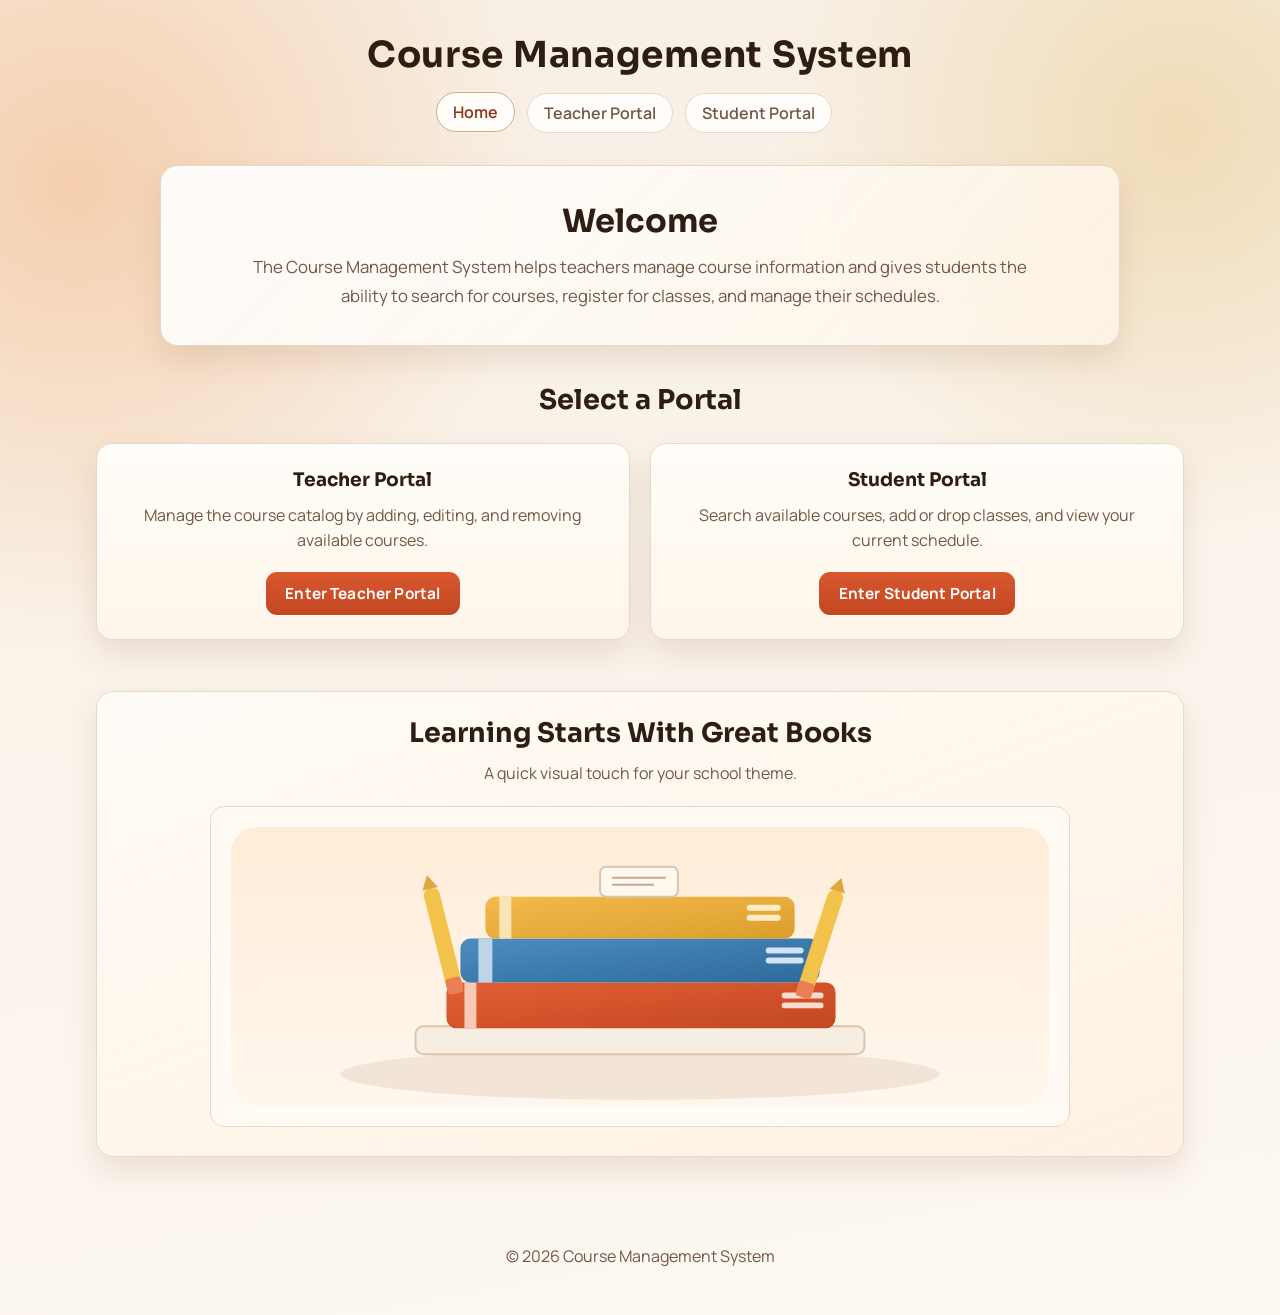
<file: index.html>
<!DOCTYPE html>
<html lang="en">
  <head>
    <meta charset="UTF-8">
    <meta name="viewport" content="width=device-width, initial-scale=1.0">
    <title>Course Management System</title>
    <link rel="stylesheet" href="styles.css">
  </head>
  <body>

    <header>
      <h1>Course Management System</h1>

      <nav>
        <ul>
          <li><a href="index.html" class="active">Home</a></li>
          <li><a href="teacher-portal.html">Teacher Portal</a></li>
          <li><a href="student-portal.html">Student Portal</a></li>
          <li><button id="logoutBtn">Logout</button></li>
        </ul>
      </nav>
    </header>

    <main>
      <section class="hero">

        <h2>Welcome</h2>

        <p>
          The Course Management System helps teachers manage course information and gives students the ability to search for courses, register for classes, and manage their schedules.
        </p>

      </section>
      
      <section class="portal-selection">

        <h2>Select a Portal</h2>

        <div class="portal-cards">

          <article class="portal-card">
            <h3>Teacher Portal</h3>

            <p>
              Manage the course catalog by adding, editing, and removing available courses.
            </p>

            <a href="teacher-portal.html" class="button">
              Enter Teacher Portal
            </a>
          </article>

          <article class="portal-card">
            <h3>Student Portal</h3>

            <p>
              Search available courses, add or drop classes, and view your current schedule.
            </p>

            <a href="student-portal.html" class="button">
              Enter Student Portal
            </a>
          </article>

        </div>

      </section>

      <section class="book-visual">
        <h2>Learning Starts With Great Books</h2>
        <p>
          A quick visual touch for your school theme.
        </p>
        <img src="assets/books-illustration.svg" alt="Stack of school books illustration">
      </section>
    </main>

    <footer>
      <p>&copy; 2026 Course Management System</p>
    </footer>

    <script src="logout.js"></script>

  </body>
</html>
</file>
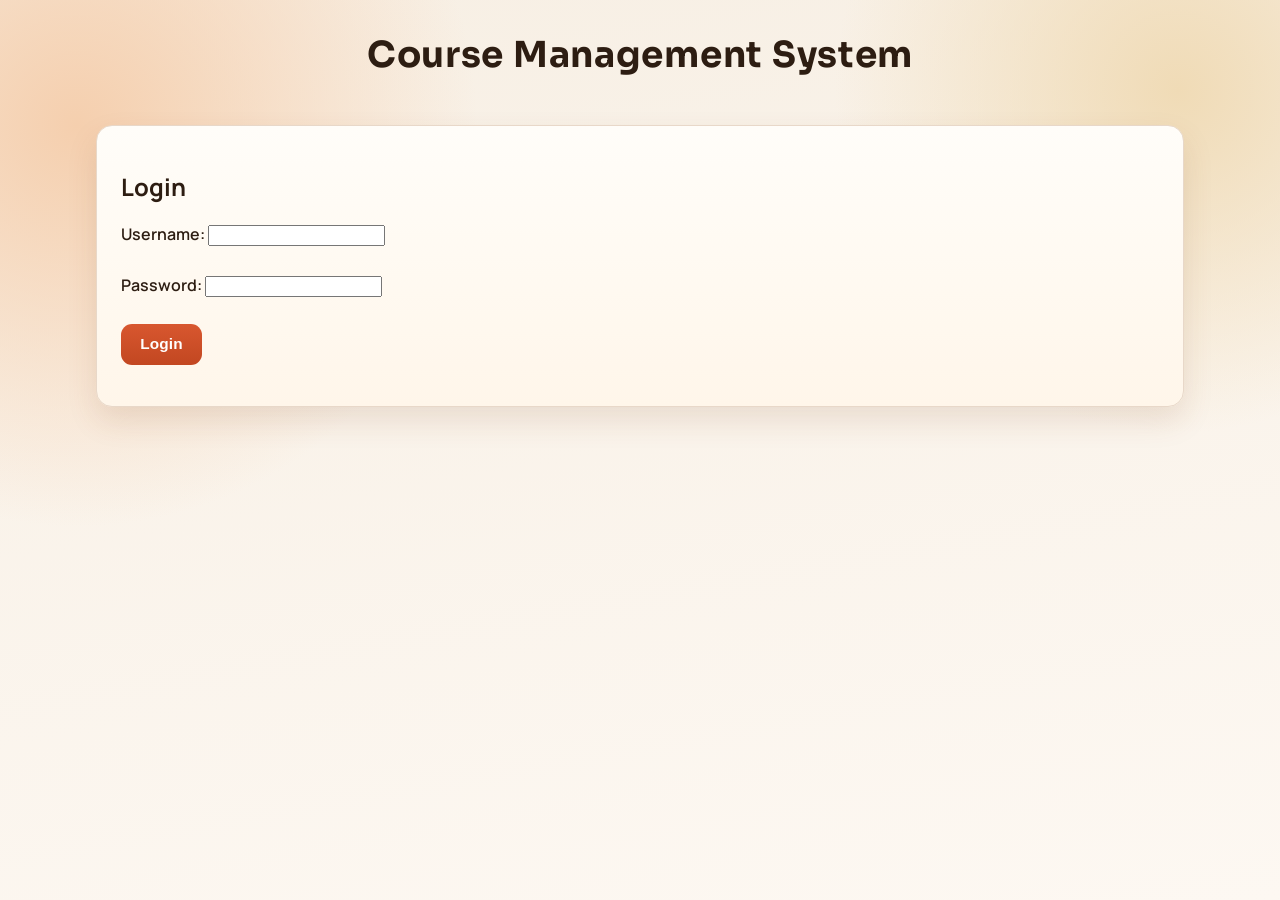
<file: add-course.html>
<!DOCTYPE html>
<html lang="en">
<head>
    <meta charset="UTF-8">
    <meta name="viewport" content="width=device-width, initial-scale=1.0">
    <title>Course Management System | Add Course</title>
    <link rel="stylesheet" href="styles.css">
</head>
<body>
    <header>
        <h1>Course Management System</h1>
        <nav>
            <ul>
                <li><a href="index.html">Home</a></li>
                <li><a href="courses.html">Courses</a></li>
                <li><button id="logoutBtn">Logout</button></li>
            </ul>
        </nav>
    </header>

    <main>
        <section class="page-header">
            <h2 id="pageTitle">Add Course</h2>
            <p>Fill out the details below to add or update a course in the catalog.</p>
        </section>

        <section class="course-table">
            <form id="courseForm" class="dashboard-card">
                <input type="hidden" id="courseId" name="courseId">
                <div>
                    <label for="subject">Subject</label><br>
                    <input type="text" id="subject" name="subject" required>
                </div>
                <div>
                    <label for="number">Course Number</label><br>
                    <input type="text" id="number" name="number" required>
                </div>
                <div>
                    <label for="name">Course Name</label><br>
                    <input type="text" id="name" name="name" required>
                </div>
                <div>
                    <label for="credits">Credits</label><br>
                    <input type="number" id="credits" name="credits" min="1" max="6" required>
                </div>
                <div>
                    <label for="description">Description</label><br>
                    <textarea id="description" name="description" rows="5" required></textarea>
                </div>
                <div>
                    <button type="submit" class="button">Save Course</button>
                    <a href="courses.html" class="button">Cancel</a>
                </div>
            </form>
        </section>
    </main>

    <footer>
        <p>&copy; 2026 Course Management System</p>
    </footer>

    <script src="add-course.js"></script>
    <script src="auth.js"></script>
    <script>
        checkAuth("teacher");
    </script>
    <script src="logout.js"></script>

</body>
</html>
</file>
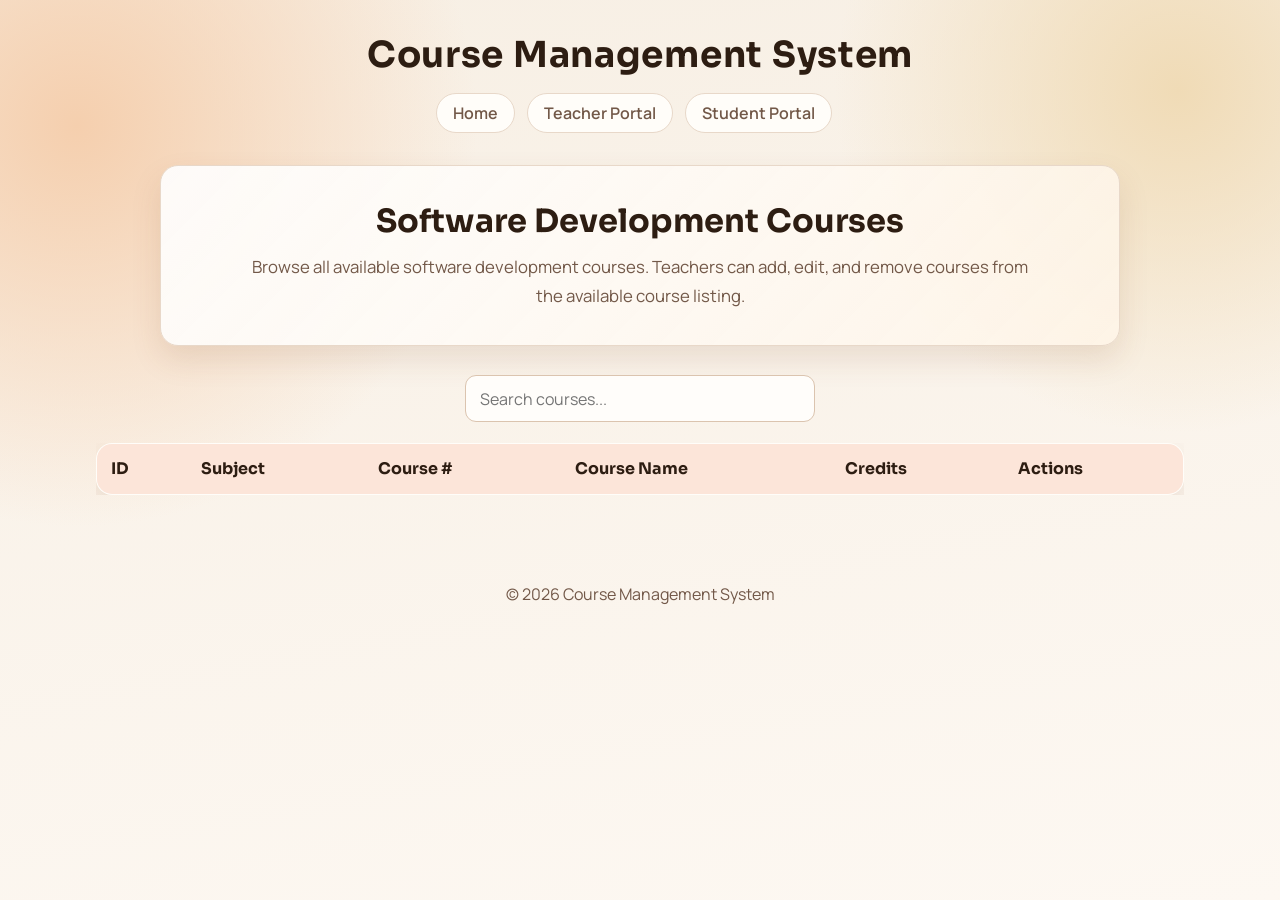
<file: courses.html>
<!DOCTYPE html>
<html lang="en">
<head>
    <meta charset="UTF-8">
    <meta name="viewport" content="width=device-width, initial-scale=1.0">
    <title>Course Management System | Courses</title>
    <link rel="stylesheet" href="styles.css">
</head>
<body>
    
    <header>
        <h1>Course Management System</h1>

        <nav>
            <ul>
                <li><a href="index.html">Home</a></li>
                <li><a href="teacher-portal.html">Teacher Portal</a></li>
                <li><a href="student-portal.html">Student Portal</a></li>
                <li><button id="logoutBtn">Logout</button></li>
            </ul>
        </nav>
    </header>

    <main>

        <section class="page-header">
            <h2>Software Development Courses</h2>

            <p>
                Browse all available software development courses. Teachers can add, edit, and remove courses from the available course listing.
            </p>
        </section>

        <section class="course-controls">

            <input
            type="search"
            id="searchCourses"
            placeholder="Search courses..."
            onkeyup="searchCourses()">

            <a id="addCourseBtn" href="add-course.html" class="button">
                + Add Course
            </a>

        </section>

        <section class="course-table">

            <table>

                <thead>
                    <tr>
                        <th>ID</th>
                        <th>Subject</th>
                        <th>Course #</th>
                        <th>Course Name</th>
                        <th>Credits</th>
                        <th>Actions</th>
                    </tr>
                </thead>

                <tbody id="courseTableBody">
                    <!-- Course rows will be generated dynamically with JavaScript -->
                </tbody>

            </table>

        </section>

    </main>

    <footer>
        <p>&copy; 2026 Course Management System</p>
    </footer>

    <script src="courses.js"></script>

    <script>
        if (localStorage.getItem("role") !== "teacher") {
            const addButton = document.getElementById("addCourseBtn");
            
            if (addButton) {
                addButton.style.display = "none";
            }
        }
    </script>

    <script src="logout.js"></script>

</body>
</html>
</file>
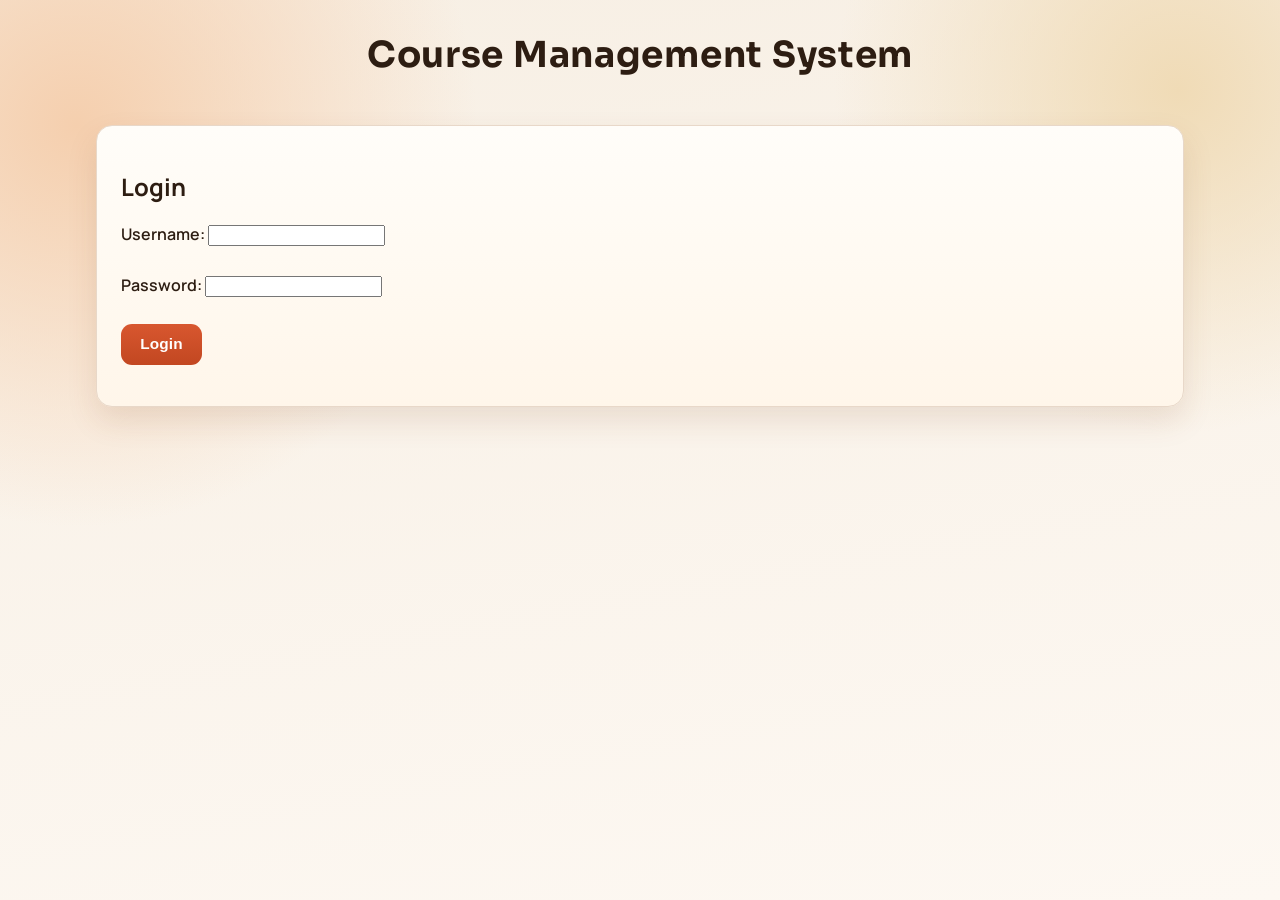
<file: login.html>
<!DOCTYPE html>
<html lang="en">
    <head>
        <meta charset="UTF-8">
        <meta name="viewport" content="width=device-width, initial-scale=1.0">
        <title>Login | Course Management System</title>
            <link rel="stylesheet" href="styles.css">
    </head>

    <body>
        <header>
            <h1>Course Management System</h1>
        </header>

        <main>
            <section class="dashboard-card">
                <h2>Login</h2>

                <label>Username:</label>
                <input id="username" type="text">

                <br><br>

                <label>Password:</label>
                <input id="password" type="password">

                <br><br>

                <button id="loginBtn">Login</button>

                <p id="message"></p>
            </section>
        </main>

        <script src="login.js"></script>

    </body>

</html>
</file>
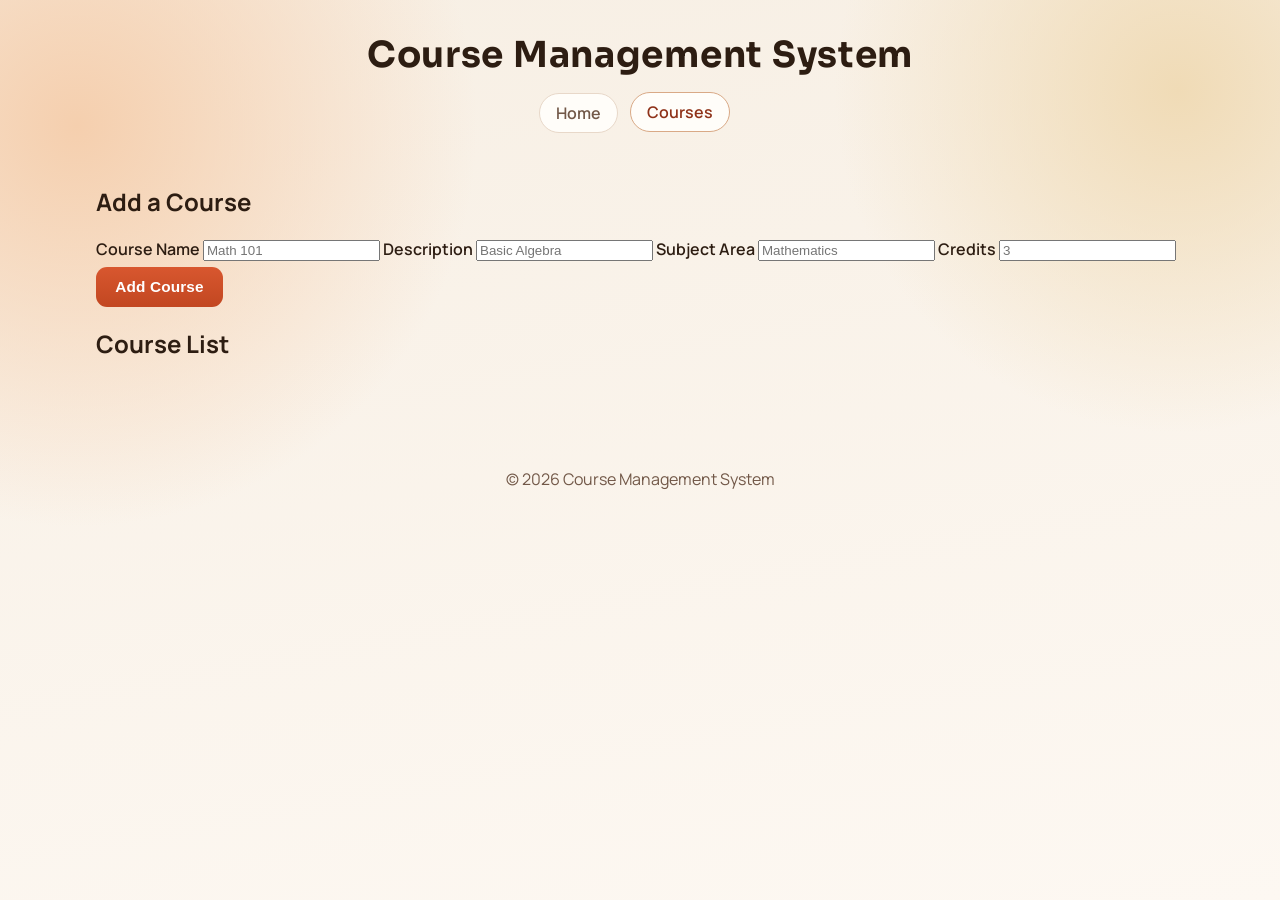
<file: register.html>
<!DOCTYPE html>
<html lang="en">
<head>
  <meta charset="UTF-8">
  <meta name="viewport" content="width=device-width, initial-scale=1.0">
  <title>Register | Course Management System</title>
  <link rel="stylesheet" href="styles.css">
</head>
<body>
    <header>
        <h1>Course Management System</h1>

        <nav>
            <ul>
                <li><a href="index.html">Home</a></li>
                <li><a href="courses.html" class="active">Courses</a></li>
                <li><button id="logoutBtn">Logout</button></li>
            </ul>
        </nav>
    </header>

  <main>
    <section class="course-form">
      <h2>Add a Course</h2>
      <label for="courseName">Course Name</label>
      <input id="courseName" type="text" placeholder="Math 101">

      <label for="description">Description</label>
      <input id="description" type="text" placeholder="Basic Algebra">

      <label for="subjectArea">Subject Area</label>
      <input id="subjectArea" type="text" placeholder="Mathematics">

      <label for="credits">Credits</label>
      <input id="credits" type="number" min="0" placeholder="3">

      <button id="addCourseButton" type="button">Add Course</button>
    </section>

    <section class="course-list">
      <h2>Course List</h2>
      <ul id="courseList"></ul>
    </section>
  </main>
  
  <footer>
    <p>&copy; 2026 Course Management System</p>
  </footer>
  
  <script src="logout.js"></script>

</body>
</html>
</file>
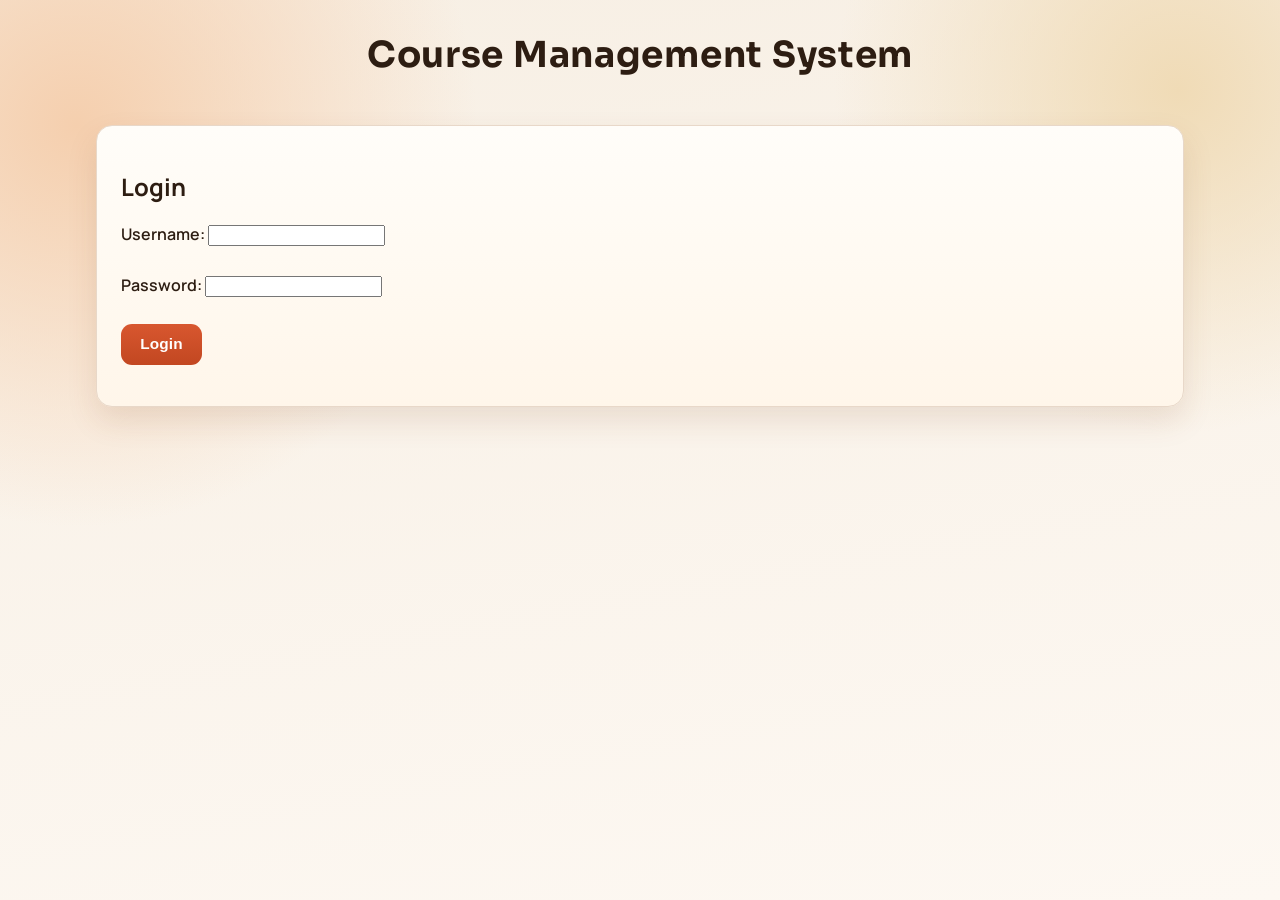
<file: student-portal.html>
<!DOCTYPE html>
<html lang="en">

<head>
    <meta charset="UTF-8">
    <meta name="viewport" content="width=device-width, initial-scale=1.0">

    <title>Student Portal | Course Management System</title>

    <link rel="stylesheet" href="styles.css">
</head>

<body>

    <header>
        <h1>Course Management System</h1>

        <nav>
            <ul>
                <li><a href="index.html">Home</a></li>
                <li><a href="courses.html">Courses</a></li>
                <li><a href="student-portal.html" class="active">Student Portal</a></li>
                <li><button id="logoutBtn">Logout</button></li>
            </ul>
        </nav>
    </header>

    <main>

        <section class="dashboard-card">
            <h2>Welcome, Student!</h2>
            <p>
                This is the student portal dashboard. Additional student features will be added here in future updates.
            </p>
        </section>

        <section class="dashboard-grid">

            <div class="dashboard-card">
                <h3>My Shopping Cart</h3>

                <div id="cartContainer">
                    <p>Loading cart...</p>
                </div>
            </div>

            <div class="dashboard-card">
                <h3>My Schedule</h3>
                <p>Your schedule shows the classes you have added to your cart.</p>

                <div id="scheduleContainer">
                    <p>Loading schedule...</p>
                </div>
            </div>

            <div class="dashboard-card">
                <h3>Grades</h3>
                <p>View current grades and academic progress.</p>
                <button disabled>Coming Soon</button>
            </div>

            <div class="dashboard-card">
                <h3>Profile</h3>
                <p>Manage student account information.</p>
                <button disabled>Coming Soon</button>
            </div>

        </section>

    </main>

    <footer>
        <p>&copy; 2026 Course Management System</p>
    </footer>

    <script src="auth.js"></script>
    
    <script>
        checkAuth("student");
    </script>
    <script src="cart.js"></script>
    <script src="schedule.js"></script>
    <script src="logout.js"></script>

</body>
</html>
</file>
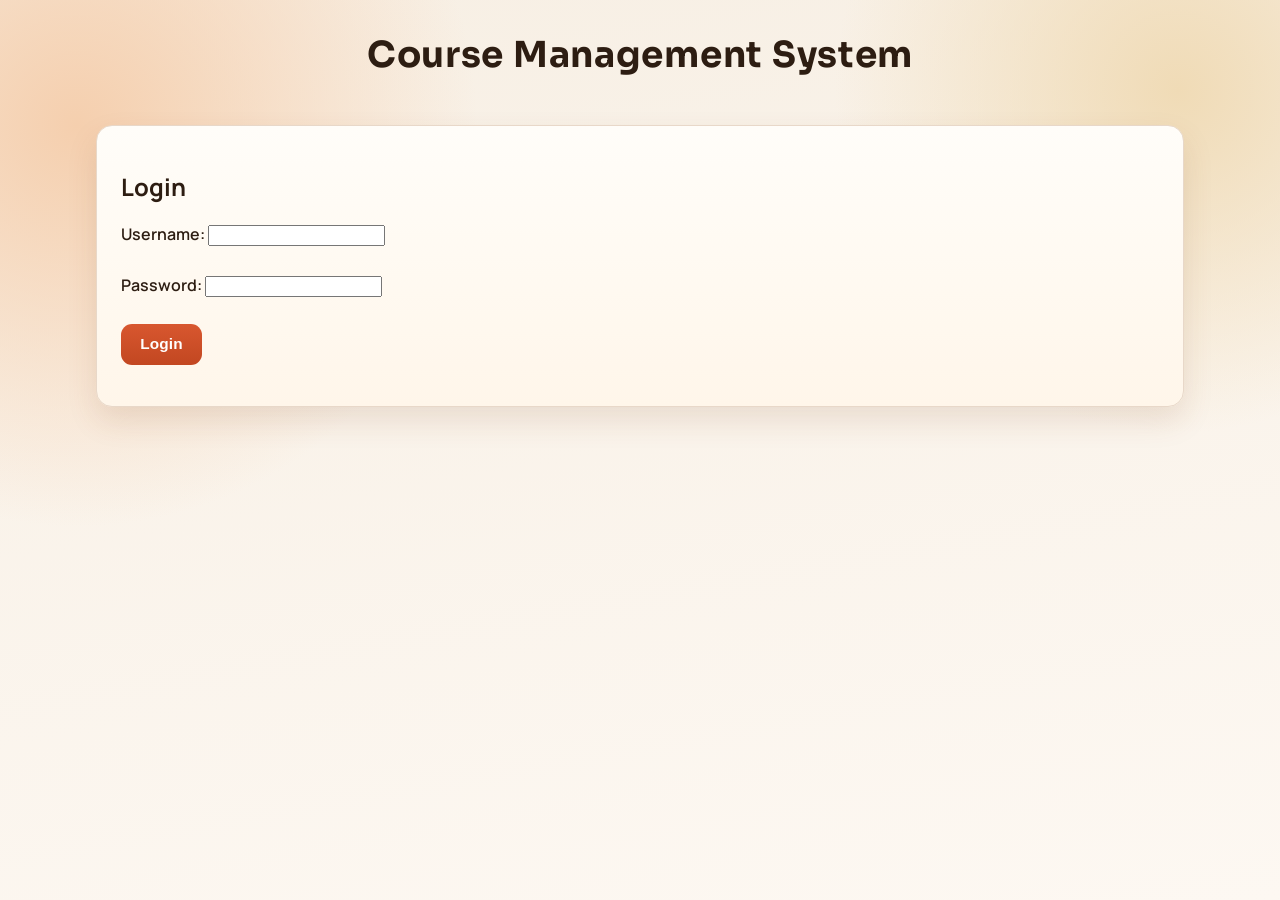
<file: teacher-portal.html>
<!DOCTYPE html>
<html lang="en">
    <head>
        <meta charset="UTF-8">
        <meta name="viewport" content="width=device-width, initial-scale=1.0">
        <title>Teacher Portal | Course Management System</title>
        <link rel="stylesheet" href="styles.css">
    </head>
    <body>

        <header>
            <h1>Course Management System</h1>

            <nav>
                <ul>
                    <li><a href="index.html">Home</a></li>
                    <li><a href="teacher-portal.html" class="active">Teacher Portal</a></li>
                    <li><a href="student-portal.html">Student Portal</a></li>
                    <li><button id="logoutBtn">Logout</button></li>
                </ul>
            </nav>
        </header>

        <main>

            <section class="hero">

                <h2>Teacher Portal</h2>

                <p>
                    Welcome to the Teacher Portal. From here you can manage the course catalog by adding, editing, and removing available courses.
                </p>

            </section>

            <section class="portal-selection">

                <div class="portal-cards">

                    <article class="portal-card">

                        <h3>Manage Courses</h3>

                        <p>
                            View the current course catalog, search for courses, add new courses, edit course information, or remove courses that are no longer offered.
                        </p>

                        <a href="courses.html" class="button">
                            Open Course Manager
                        </a>

                    </article>

                </div>

            </section>

        </main>

        <footer>
            <p>&copy; 2026 Course Management System</p>
        </footer>

        <script src="auth.js"></script>

        <script>
            checkAuth("teacher");
        </script>
        <script src="logout.js"></script>

    </body>
    </html>
</file>
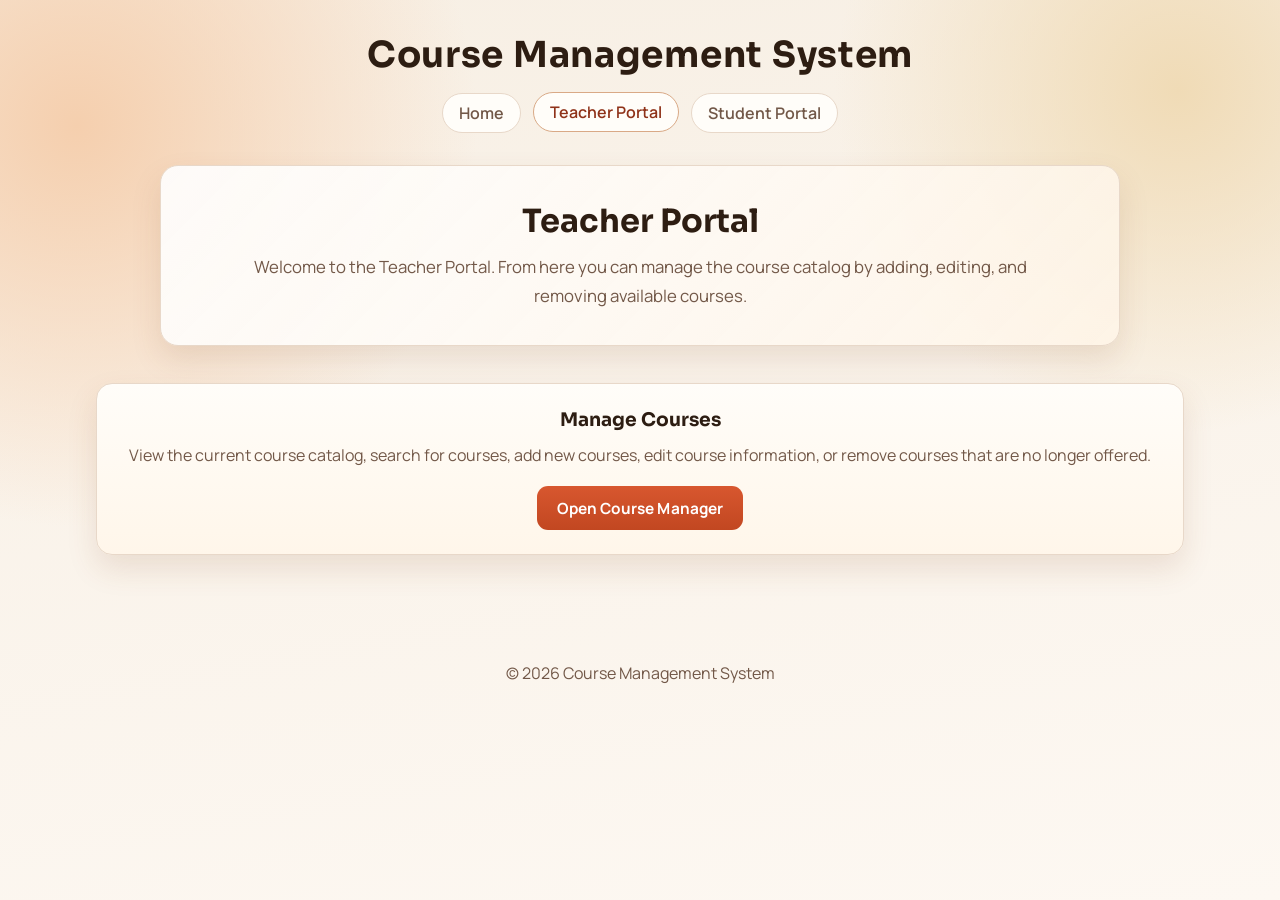
<file: teacher.html>
<!DOCTYPE html>
<html lang="en">
    <head>
        <meta charset="UTF-8">
        <meta name="viewport" content="width=device-width, initial-scale=1.0">
        <title>Teacher Portal | Course Managment System</title>
        <link rel="stylesheet" href="styles.css">
    </head>
    <body>

        <header>
            <h1>Course Management System</h1>

            <nav>
                <ul>
                    <li><a href="index.html">Home</a></li>
                    <li><a href="teacher.html" class="active">Teacher Portal</a></li>
                    <li><a href="student.html">Student Portal</a></li>
                </ul>
            </nav>
        </header>

        <main>

            <section class="hero">

                <h2>Teacher Portal</h2>

                <p>
                    Welcome to the Teacher Portal. From here you can manage the course catalog by adding, editing, and removing available courses.
                </p>

            </section>

            <section class="portal-selection">

                <div class="portal-cards">

                    <article class="portal-card">

                        <h3>Manage Courses</h3>

                        <p>
                            View the current course catalog, search for courses, add new courses, edit course information, or remove courses that are no longer offered.
                        </p>

                        <a href="courses.html" class="button">
                            Open Course Manager
                        </a>

                    </article>

                </div>

            </section>

        </main>

        <footer>
            <p>&copy; 2026 Course Management System</p>
        </footer>

    </body>
    </html>
</file>
<file: styles.css>
@import url("https://fonts.googleapis.com/css2?family=Sora:wght@400;600;700&family=Manrope:wght@400;600;700&display=swap");

:root {
  --bg: #f7efe4;
  --bg-soft: #fff8ee;
  --surface: #fffdf9;
  --surface-2: #fff6ea;
  --ink: #2d1d12;
  --muted: #725848;
  --accent: #c24721;
  --accent-dark: #8f3219;
  --accent-soft: #fce5d9;
  --line: #e8d8c9;
  --shadow: 0 14px 30px rgba(128, 70, 32, 0.13);
}

* {
  box-sizing: border-box;
}

body {
  font-family: "Manrope", "Segoe UI", sans-serif;
  margin: 0;
  min-height: 100vh;
  color: var(--ink);
  background:
    radial-gradient(circle at 6% 14%, #f5cfae 0, rgba(245, 207, 174, 0) 28%),
    radial-gradient(circle at 92% 10%, #f0dbb6 0, rgba(240, 219, 182, 0) 24%),
    linear-gradient(170deg, var(--bg) 0%, #fdf8f2 100%);
}

a {
  color: inherit;
}

header {
  text-align: center;
  padding: 2rem 1rem 1rem;
}

header h1 {
  margin: 0 0 1rem;
  font-family: "Sora", "Segoe UI", sans-serif;
  font-size: clamp(1.8rem, 2.8vw, 2.7rem);
  letter-spacing: 0.02em;
}

nav ul {
  list-style: none;
  margin: 0;
  padding: 0;
  display: flex;
  justify-content: center;
  align-items: center;
  gap: 0.75rem;
  flex-wrap: wrap;
}

nav a {
  display: inline-block;
  text-decoration: none;
  border-radius: 999px;
  border: 1px solid var(--line);
  background: var(--surface);
  color: var(--muted);
  padding: 0.5rem 1rem;
  font-weight: 600;
  transition: transform 0.2s ease, color 0.2s ease, border-color 0.2s ease;
}

nav a:hover,
nav a.active {
  color: var(--accent-dark);
  border-color: #d9a986;
  transform: translateY(-1px);
}

main {
  max-width: 1120px;
  margin: 0 auto;
  padding: 1rem 1rem 3rem;
}

footer {
  text-align: center;
  padding: 1.5rem 1rem 2rem;
  color: var(--muted);
}

.hero,
.page-header {
  text-align: center;
  padding: 2.2rem 1.4rem;
  max-width: 960px;
  margin: 0 auto 1.8rem;
  border-radius: 18px;
  background: linear-gradient(135deg, rgba(255, 255, 255, 0.9), rgba(255, 245, 232, 0.82));
  box-shadow: var(--shadow);
  border: 1px solid var(--line);
}

.hero h2,
.page-header h2 {
  margin: 0 0 0.75rem;
  font-size: clamp(1.7rem, 2.5vw, 2.4rem);
  font-family: "Sora", "Segoe UI", sans-serif;
}

.hero p,
.page-header p {
  margin: 0 auto;
  max-width: 780px;
  color: var(--muted);
  font-size: 1.05rem;
  line-height: 1.7;
}

.portal-selection {
  padding: 0.5rem 0 1.2rem;
  text-align: center;
}

.portal-selection h2 {
  font-family: "Sora", "Segoe UI", sans-serif;
  font-size: 1.7rem;
  margin: 0 0 1.6rem;
}

.portal-cards {
  display: grid;
  grid-template-columns: repeat(auto-fit, minmax(240px, 1fr));
  gap: 1.3rem;
}

.book-visual {
  margin-top: 2rem;
  padding: 1.5rem;
  border-radius: 18px;
  background: linear-gradient(160deg, rgba(255, 252, 247, 0.94), rgba(255, 240, 224, 0.8));
  border: 1px solid var(--line);
  box-shadow: var(--shadow);
  text-align: center;
}

.book-visual h2 {
  margin: 0;
  font-family: "Sora", "Segoe UI", sans-serif;
  font-size: clamp(1.4rem, 2.1vw, 2rem);
}

.book-visual p {
  max-width: 700px;
  margin: 0.7rem auto 1.2rem;
  color: var(--muted);
  line-height: 1.6;
}

.book-visual img {
  width: min(860px, 100%);
  border-radius: 14px;
  border: 1px solid var(--line);
  background: #fffaf3;
}

.portal-card,
.dashboard-card {
  background: linear-gradient(180deg, var(--surface), var(--surface-2));
  border: 1px solid var(--line);
  border-radius: 16px;
  padding: 1.5rem;
  box-shadow: var(--shadow);
}

.portal-card h3,
.dashboard-card h3 {
  margin: 0 0 0.75rem;
  font-family: "Sora", "Segoe UI", sans-serif;
}

.portal-card p,
.dashboard-card p {
  margin: 0 0 1.1rem;
  line-height: 1.6;
  color: var(--muted);
}

.dashboard-grid {
  display: grid;
  grid-template-columns: repeat(auto-fit, minmax(210px, 1fr));
  gap: 1.3rem;
  margin-top: 1.4rem;
}

.button,
button {
  display: inline-block;
  padding: 0.7rem 1.2rem;
  background: linear-gradient(180deg, #d8572f, var(--accent));
  color: #fff;
  border: 0;
  border-radius: 11px;
  text-decoration: none;
  font-size: 0.96rem;
  font-weight: 700;
  letter-spacing: 0.01em;
  cursor: pointer;
  transition: transform 0.2s ease, filter 0.2s ease;
}

.button:hover,
button:hover {
  transform: translateY(-1px);
  filter: brightness(0.95);
}

button:disabled {
  background: #d8c4b2;
  color: #fff8f2;
  cursor: not-allowed;
  transform: none;
  filter: none;
}

.course-controls {
  display: flex;
  justify-content: center;
  align-items: center;
  gap: 1rem;
  margin-bottom: 1.3rem;
  flex-wrap: wrap;
}

.course-controls input,
form input,
form textarea,
form select {
  width: 100%;
  padding: 0.72rem 0.85rem;
  border-radius: 11px;
  border: 1px solid #dbc4af;
  background: #fffdfa;
  color: var(--ink);
  font: inherit;
}

.course-controls input {
  width: min(350px, 100%);
}

form {
  max-width: 700px;
  margin: 0 auto;
}

form > div {
  margin-bottom: 0.95rem;
}

label {
  display: inline-block;
  margin-bottom: 0.42rem;
  font-weight: 600;
}

.course-table {
  width: 100%;
  overflow-x: auto;
}

.course-table table {
  width: 100%;
  border-collapse: collapse;
  background: var(--surface);
  border: 1px solid var(--line);
  border-radius: 16px;
  overflow: hidden;
  box-shadow: var(--shadow);
}

.course-table th,
.course-table td {
  padding: 0.9rem;
  text-align: left;
  border-bottom: 1px solid var(--line);
  vertical-align: top;
}

.course-table th {
  background: var(--accent-soft);
  font-family: "Sora", "Segoe UI", sans-serif;
}

.course-table td button {
  margin: 0 0.45rem 0.45rem 0;
  padding: 0.5rem 0.8rem;
  font-size: 0.85rem;
}

input:focus,
textarea:focus,
button:focus,
a:focus {
  outline: 2px solid #e09063;
  outline-offset: 2px;
}

@media (max-width: 768px) {
  header {
    padding-top: 1.4rem;
  }

  .hero,
  .page-header,
  .portal-card,
  .dashboard-card {
    border-radius: 14px;
  }

  .course-table th,
  .course-table td {
    font-size: 0.92rem;
    padding: 0.75rem;
  }

  .button,
  button {
    width: 100%;
    text-align: center;
  }
}
</file>
